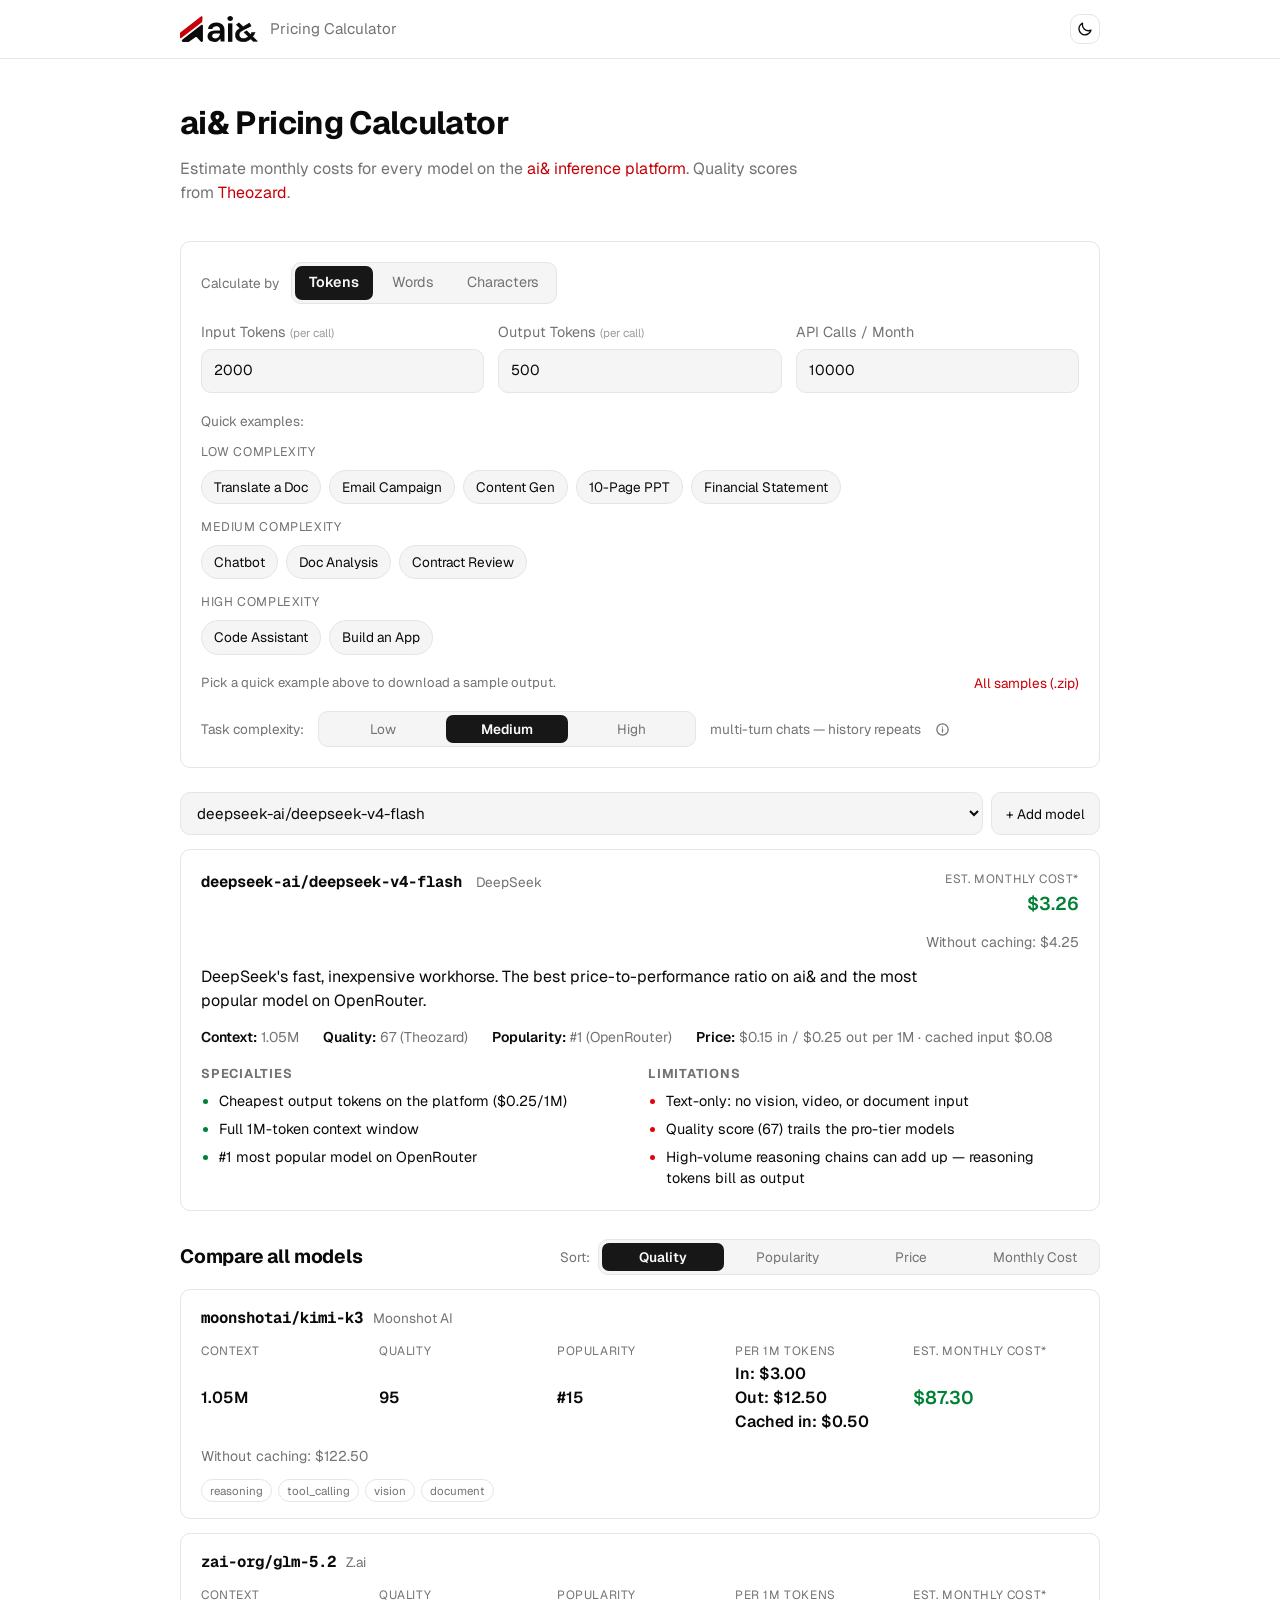
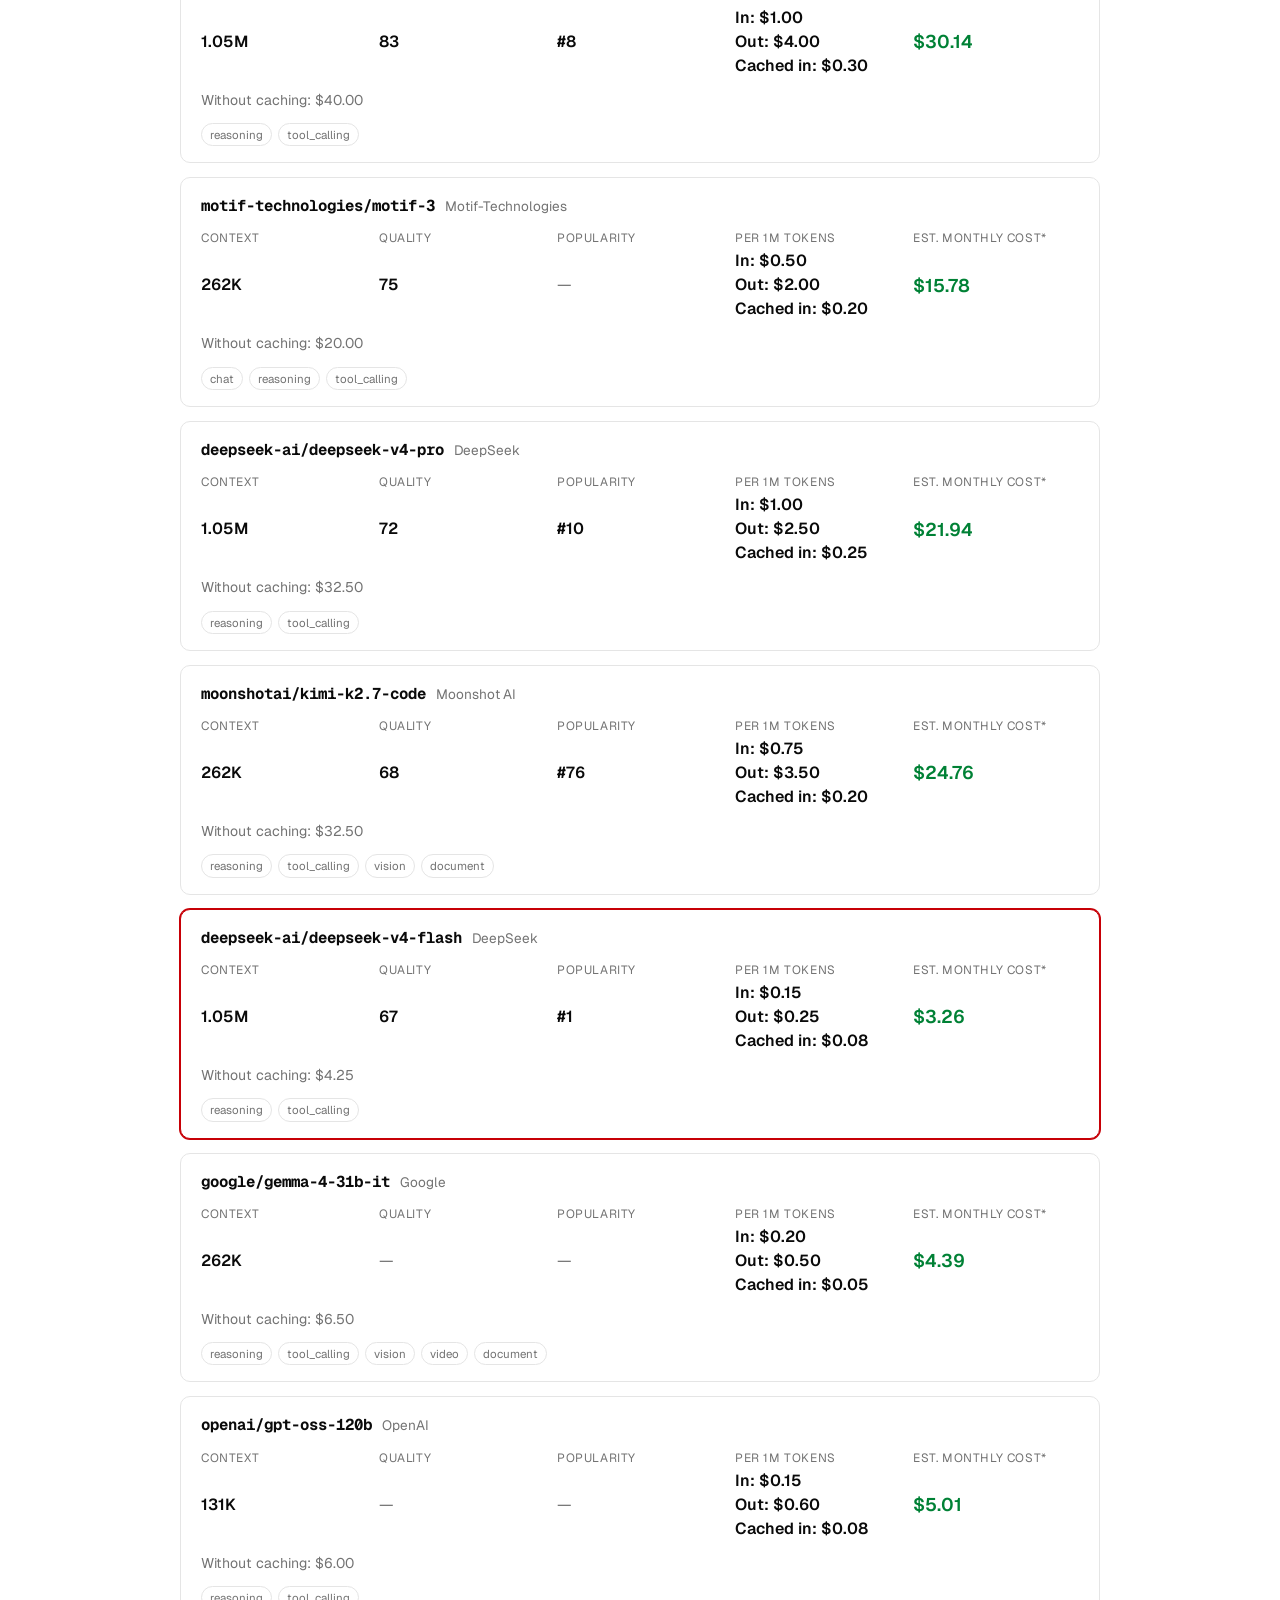
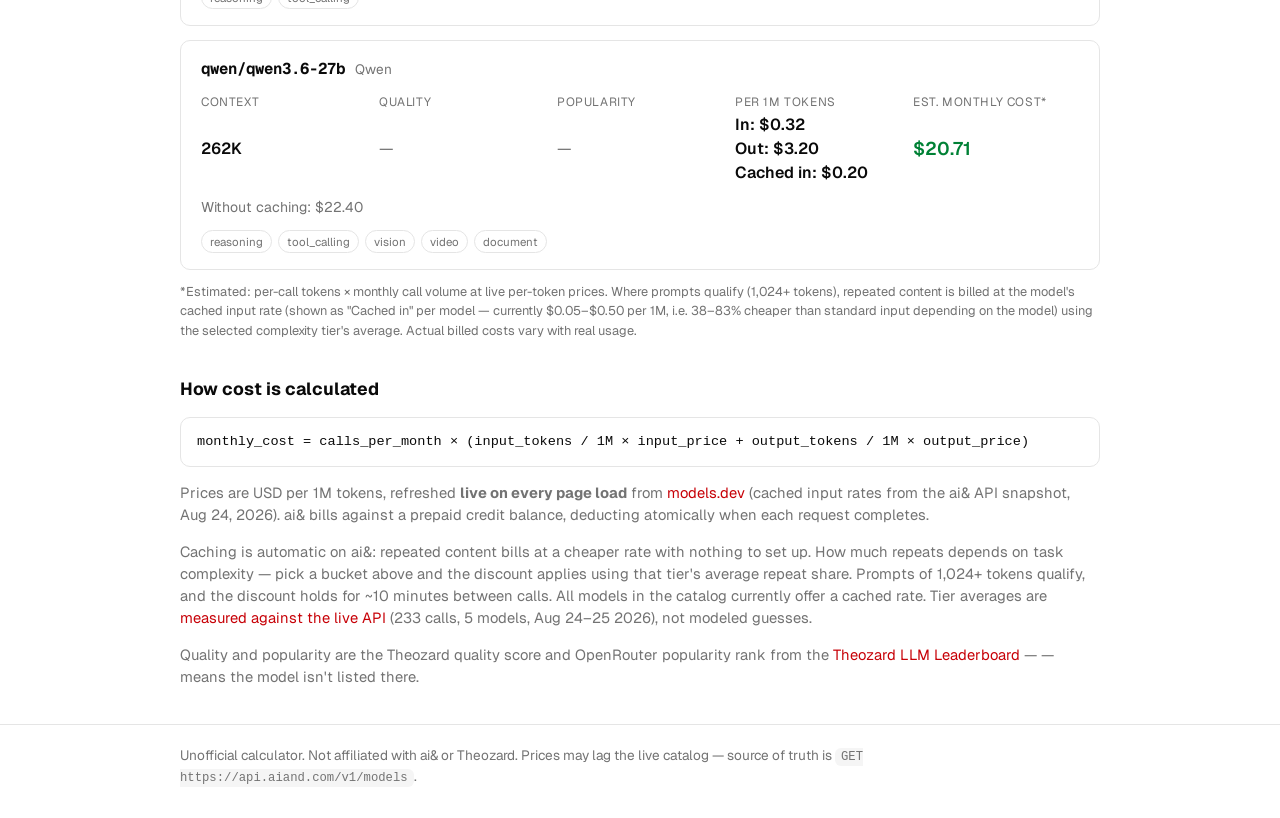
<file: index.html>
<!DOCTYPE html>
<html lang="en">
<head>
  <meta charset="UTF-8" />
  <meta name="viewport" content="width=device-width, initial-scale=1.0" />
  <title>ai&amp; Pricing Calculator</title>
  <meta name="description" content="Calculate monthly ai& inference costs across models. Compare per-token pricing with Theozard quality scores." />
  <link rel="icon" type="image/png" href="favicon.png?v=__BUILD__" />
  <link rel="preconnect" href="https://fonts.googleapis.com" />
  <link rel="preconnect" href="https://fonts.gstatic.com" crossorigin />
  <link href="https://fonts.googleapis.com/css2?family=Geist:wght@400;500;600;700;800&family=Geist+Mono:wght@500;700&display=swap" rel="stylesheet" />
  <script>
    // Set theme before first paint to avoid a flash of the wrong mode
    (function () {
      var t = null;
      try { t = localStorage.getItem("theme"); } catch (e) {}
      if (t !== "light" && t !== "dark") {
        t = matchMedia("(prefers-color-scheme: dark)").matches ? "dark" : "light";
      }
      document.documentElement.dataset.theme = t;
    })();
  </script>
  <link rel="stylesheet" href="styles.css?v=__BUILD__" />
</head>
<body>
  <header class="site-header">
      <div class="container header-inner">
        <div class="brand">
          <svg class="logo-mark" viewBox="0 0 72 24" fill="none" xmlns="http://www.w3.org/2000/svg" role="img" aria-label="ai&">
            <path d="M58.2919 9.95435L64.0702 6.56797L65.6135 9.17378C57.7287 13.4874 53.475 14.4543 54.7934 18.6935C56.8083 22.437 61.7701 20.4705 63.0637 18.8343L59.0914 14.9757L61.4753 13.6361C62.4037 14.5617 64.6677 16.7457 64.9659 17.0234C65.1651 16.9242 65.9072 16.4623 66.0912 15.2228H69.3669C68.5308 17.1268 67.7836 17.628 67.0044 18.8262L71.4244 23.4039H67.5602L65.2045 21.0594C59.4335 25.8689 52.3781 23.5527 51.4354 19.4869C50.2813 14.5089 53.6906 12.0744 55.5396 11.4794L52.132 8.08301L54.3954 6.32282L58.2919 9.95435Z" fill="currentColor"/>
            <path d="M58.3246 9.65197L64.1552 6.23517L65.9511 9.26783L65.7277 9.38978C63.7529 10.4702 62.0042 11.3418 60.52 12.1039C59.0312 12.8681 57.8154 13.519 56.8887 14.164C55.9608 14.8095 55.3487 15.4314 55.0389 16.1256C54.7355 16.8055 54.7073 17.5891 55.0167 18.597C55.9632 20.3347 57.5841 20.7565 59.1663 20.5382C59.963 20.4283 60.7411 20.1557 61.3983 19.811C61.9603 19.5161 62.4222 19.1746 62.7289 18.8489L58.6875 14.9225L61.5158 13.333L61.6441 13.461C62.4858 14.2996 64.4258 16.1736 64.9991 16.7193C65.2529 16.5436 65.7165 16.1031 65.8521 15.1863L65.883 14.9775H69.7388L69.5874 15.3227C69.1604 16.295 68.7542 16.9129 68.3558 17.4388C67.9907 17.9208 67.6593 18.2937 67.3149 18.7976L72 23.6492H67.4618L65.1887 21.3873C62.2934 23.7229 59.0886 24.3325 56.4656 23.8427C53.8045 23.3457 51.701 21.7024 51.2004 19.5431C50.6072 16.9847 51.1854 15.058 52.1665 13.6947C53.0214 12.5065 54.1742 11.7567 55.0962 11.3809L51.7642 8.06003L54.4094 6.003 58.3246 9.65197ZM52.4996 8.10588L55.9954 11.59L55.6125 11.7132C54.729 11.9975 53.4605 12.7276 52.5563 13.9842C51.6588 15.2314 51.1094 17.0111 51.6704 19.4306C52.1124 21.3371 54.0082 22.8849 56.5528 23.3601C59.0853 23.8329 62.2197 23.2295 65.0514 20.8698L65.2186 20.7302L67.6587 23.1586H70.8494L66.6955 18.8563L66.8029 18.6909C67.1985 18.0832 67.5991 17.6329 67.9732 17.1395C68.3029 16.7041 68.6377 16.2047 68.9882 15.4681H66.2926C66.0456 16.6554 65.3069 17.127 65.0723 17.2436L64.9249 17.3173L64.8033 17.2043C64.5153 16.9363 62.4296 14.9247 61.4348 13.9391L59.496 15.0289L63.3905 18.8125L63.2516 18.988C62.9005 19.4324 62.3165 19.8814 61.6194 20.247C60.9194 20.6142 60.089 20.9061 59.2315 21.0244C57.5121 21.2616 55.6515 20.7991 54.5816 18.8112L54.5703 18.7902L54.5632 18.7675C54.2209 17.6667 54.2317 16.7463 54.5991 15.9229C54.9625 15.1087 55.6594 14.4245 56.6158 13.7591C57.5729 13.0932 58.8169 12.4287 60.3022 11.6659C61.7353 10.93 63.3995 10.0997 65.2759 9.07928L63.9858 6.90076L58.2593 10.2567L54.3814 6.64263L52.4996 8.10588Z" fill="currentColor"/>
            <path d="M48.3541 23.8404H44.312V6.79025H48.3541V23.8404Z" fill="currentColor"/>
            <path d="M46.3331 4.68806C47.7469 4.68806 48.8931 3.6386 48.8931 2.34403C48.8931 1.04946 47.7469 0 46.3331 0C44.9193 0 43.7731 1.04946 43.7731 2.34403C43.7731 3.6386 44.9193 4.68806 46.3331 4.68806Z" fill="currentColor"/>
            <path d="M31.6606 23.8977C30.2612 23.8977 29.0988 23.6611 28.1735 23.1882C27.248 22.7152 26.5598 22.0846 26.1084 21.2963C25.6569 20.508 25.4312 19.6523 25.4312 18.7288C25.4312 17.6477 25.702 16.7132 26.2437 15.9249C26.808 15.1366 27.6317 14.5285 28.7151 14.1006C29.7985 13.6501 31.1302 13.4249 32.71 13.4249H37.0098C37.0098 12.524 36.8857 11.7807 36.6374 11.1952C36.3891 10.5871 36.0054 10.1367 35.4863 9.84389C34.9672 9.55112 34.3013 9.4047 33.4888 9.4047C32.5634 9.4047 31.7735 9.61869 31.119 10.0466C30.4643 10.452 30.0581 11.0826 29.9001 11.9384H25.9051C26.0406 10.7222 26.4468 9.68621 27.1239 8.83041C27.801 7.95203 28.6926 7.27638 29.7985 6.8034C30.9271 6.30789 32.1571 6.06017 33.4888 6.06017C35.0913 6.06017 36.4568 6.34168 37.5852 6.90476C38.7138 7.44526 39.5715 8.23354 40.1584 9.26955C40.7677 10.2831 41.0724 11.5106 41.0724 12.952V23.4923H37.6192L37.2129 20.7559C36.9872 21.2063 36.6938 21.623 36.3326 22.0058C35.9942 22.3887 35.5992 22.7264 35.1477 23.0193C34.6963 23.2895 34.1771 23.5035 33.5903 23.6611C33.026 23.8189 32.3828 23.8977 31.6606 23.8977ZM32.5746 20.6883C33.2293 20.6883 33.8048 20.5756 34.3013 20.3504C34.8204 20.1027 35.2605 19.7648 35.6217 19.3369C36.0054 18.8865 36.2988 18.3911 36.502 17.8505C36.7051 17.31 36.8405 16.7356 36.9082 16.1275V16.06H33.1502C32.3603 16.06 31.7057 16.1613 31.1866 16.3639C30.6676 16.5442 30.2951 16.8145 30.0693 17.1748C29.8437 17.5352 29.7308 17.9518 29.7308 18.4248C29.7308 18.8977 29.8437 19.3032 30.0693 19.641C30.2951 19.9788 30.6224 20.2379 31.0512 20.418C31.48 20.5982 31.9878 20.6883 32.5746 20.6883Z" fill="currentColor"/>
            <path d="M19.5438 8.27442C20.2053 7.75496 21.1551 8.24355 21.1551 9.10329V22.8574C21.1551 23.4319 20.7055 23.8977 20.1507 23.8977H19.5342C19.4701 23.8977 19.4089 23.8707 19.3645 23.8232L15.428 19.6185C15.1031 19.2715 14.582 19.222 14.2016 19.5022L8.29467 23.8524C8.25466 23.8818 8.20678 23.8977 8.15772 23.8977H2.63793C1.67545 23.8975 1.26417 22.6309 2.03108 22.0286L19.5438 8.27442Z" fill="currentColor"/>
            <path d="M19.5813 0.332621C20.1043 -0.0717416 20.8574 0.337903 20.8159 1.02985L20.5696 5.13067C20.5554 5.3684 20.4409 5.58654 20.2583 5.7276L1.23582 20.4212C0.72997 20.8119 3.42004e-05 20.4427 0 19.7741V15.8754C3.18012e-06 15.6196 0.116555 15.3801 0.312637 15.2285L19.5813 0.332621Z" fill="#C70007"/>
          </svg>
          <span class="header-sub">Pricing Calculator</span>
        </div>
        <button id="themeToggle" class="theme-toggle" aria-label="Toggle light/dark mode">
          <svg class="icon-sun" viewBox="0 0 24 24" fill="currentColor" aria-hidden="true"><path d="M5 12a1 1 0 0 0-1-1H3a1 1 0 0 0 0 2h1a1 1 0 0 0 1-1Zm.64 5-.71.71a1 1 0 0 0 0 1.41 1 1 0 0 0 1.41 0l.71-.71A1 1 0 0 0 5.64 17ZM12 5a1 1 0 0 0 1-1V3a1 1 0 0 0-2 0v1a1 1 0 0 0 1 1Zm5.66 2.34a1 1 0 0 0 .7-.29l.71-.71a1 1 0 1 0-1.41-1.41l-.66.71a1 1 0 0 0 0 1.41c0 .26.1.52.29.7Zm-12-.29a1 1 0 0 0 1.41 0 1 1 0 0 0 0-1.41l-.71-.71a1.004 1.004 0 1 0-1.43 1.41l.73.71ZM21 11h-1a1 1 0 0 0 0 2h1a1 1 0 0 0 0-2Zm-2.64 6A1 1 0 0 0 17 18.36l.71.71a1 1 0 0 0 1.41 0 1 1 0 0 0 0-1.41l-.76-.66ZM12 6.5a5.5 5.5 0 1 0 5.5 5.5A5.51 5.51 0 0 0 12 6.5Zm0 9a3.5 3.5 0 1 1 0-7 3.5 3.5 0 0 1 0 7Zm0 3.5a1 1 0 0 0-1 1v1a1 1 0 0 0 2 0v-1a1 1 0 0 0-1-1Z"/></svg>
          <svg class="icon-moon" viewBox="0 0 24 24" fill="currentColor" aria-hidden="true"><path d="M21.64 13a1 1 0 0 0-1.05-.14 8.049 8.049 0 0 1-3.37.73 8.15 8.15 0 0 1-8.14-8.1 8.59 8.59 0 0 1 .25-2A1 1 0 0 0 8 2.36a10.14 10.14 0 1 0 14 11.69 1 1 0 0 0-.36-1.05Zm-9.5 6.69A8.14 8.14 0 0 1 7.08 5.22v.27a10.15 10.15 0 0 0 10.14 10.14 9.784 9.784 0 0 0 2.1-.22 8.11 8.11 0 0 1-7.18 4.32v-.04Z"/></svg>
        </button>
      </div>
  </header>

  <main class="container">
    <section class="hero">
      <h1>ai&amp; Pricing Calculator</h1>
      <p class="lede">
        Estimate monthly costs for every model on the
        <a href="https://docs.aiand.com/models/catalog/" target="_blank" rel="noopener">ai&amp; inference platform</a>.
        Quality scores from <a href="https://theozard.com/models/text" target="_blank" rel="noopener">Theozard</a>.
      </p>
    </section>

    <!-- Calculator controls -->
    <section class="controls" id="calculator">
      <div class="calc-by">
        <span class="control-label">Calculate by</span>
        <div class="segmented" role="tablist" id="unitToggle">
          <button class="seg active" data-unit="tokens" role="tab">Tokens</button>
          <button class="seg" data-unit="words" role="tab">Words</button>
          <button class="seg" data-unit="chars" role="tab">Characters</button>
        </div>
      </div>

      <div class="inputs">
        <label class="field">
          <span id="inputLabel">Input Tokens <em>(per call)</em></span>
          <input type="number" id="inputTokens" min="0" step="any" value="2000" />
        </label>
        <label class="field">
          <span id="outputLabel">Output Tokens <em>(per call)</em></span>
          <input type="number" id="outputTokens" min="0" step="any" value="500" />
        </label>
        <label class="field">
          <span>API Calls / Month</span>
          <input type="number" id="callsPerMonth" min="0" step="any" value="10000" />
        </label>
      </div>

      <div class="presets">
        <span class="control-label">Quick examples:</span>
        <div class="preset-groups" id="presetButtons"></div>
      </div>

      <div class="sample-download" id="sampleDownload"></div>

      <div class="caching-row">
        <span class="control-label">Task complexity:</span>
        <div class="segmented small" id="complexityToggle">
          <button class="seg" data-tier="low">Low</button>
          <button class="seg active" data-tier="medium">Medium</button>
          <button class="seg" data-tier="high">High</button>
        </div>
        <span class="cache-value" id="tierShare"></span>
        <span class="info-icon" role="img" aria-label="About prompt caching">
          <svg viewBox="0 0 24 24" fill="none" stroke="currentColor" stroke-width="2" stroke-linecap="round"><circle cx="12" cy="12" r="9"/><path d="M12 16v-5"/><path d="M12 8h.01"/></svg>
          <span class="tooltip">ai&amp; automatically remembers repeated content instead of charging full price for it again — nothing to set up in your code. The more steps or tool calls a task has, the more of each request repeats from the step before, which is why complex tasks save the most. Only prompts of 1,024+ tokens qualify, and the discount holds for ~10 minutes between calls.</span>
        </span>
        <span class="cache-note" id="cacheNote"></span>
      </div>
    </section>

    <!-- Model picker + details -->
    <section class="model-picker" id="modelPicker">
      <div class="picker-slots" id="pickerSlots"></div>
    </section>

    <!-- Results -->
    <div class="results-header">
      <h2 class="results-heading">Compare all models</h2>
      <div class="sort-row">
        <span class="control-label">Sort:</span>
        <div class="segmented small" id="sortToggle">
          <button class="seg active" data-sort="quality">Quality</button>
          <button class="seg" data-sort="popularity">Popularity</button>
          <button class="seg" data-sort="price">Price</button>
          <button class="seg" data-sort="cost">Monthly Cost</button>
        </div>
      </div>
    </div>
    <section id="results" class="results"></section>
    <p class="est-note">*Estimated: per-call tokens × monthly call volume at live per-token prices.
    Where prompts qualify (1,024+ tokens), repeated content is billed at the model's cached input rate
    (shown as "Cached in" per model — currently $0.05–$0.50 per 1M, i.e. 38–83% cheaper than standard
    input depending on the model) using the selected complexity tier's average. Actual billed costs
    vary with real usage.</p>

    <section class="notes">
      <h2>How cost is calculated</h2>
      <pre class="formula">monthly_cost = calls_per_month × (input_tokens / 1M × input_price + output_tokens / 1M × output_price)</pre>
      <p>
        Prices are USD per 1M tokens, refreshed <strong>live on every page load</strong> from
        <a href="https://models.dev" target="_blank" rel="noopener">models.dev</a> (cached input rates
        from the ai&amp; API snapshot, Aug 24, 2026). ai&amp; bills against a prepaid credit balance,
        deducting atomically when each request completes.
      </p>
      <p>
        Caching is automatic on ai&amp;: repeated content bills at a cheaper rate with nothing to set up.
        How much repeats depends on task complexity — pick a bucket above and the discount applies using
        that tier's average repeat share. Prompts of 1,024+ tokens qualify, and the discount holds for
        ~10 minutes between calls. All models in the catalog currently offer a cached rate.
        Tier averages are
        <a href="https://github.com/SumerSG/aiand-cache-benchmark" target="_blank" rel="noopener">measured
        against the live API</a> (233 calls, 5 models, Aug 24–25 2026), not modeled guesses.
      </p>
      <p>
        Quality and popularity are the Theozard quality score and OpenRouter popularity rank from the
        <a href="https://theozard.com/models/text" target="_blank" rel="noopener">Theozard LLM Leaderboard</a> —
        <span class="dash">—</span> means the model isn't listed there.
      </p>
    </section>
  </main>

  <footer class="site-footer">
    <div class="container">
      Unofficial calculator. Not affiliated with ai&amp; or Theozard.
      Prices may lag the live catalog — source of truth is <code>GET https://api.aiand.com/v1/models</code>.
    </div>
  </footer>

  <script src="models-live.js?v=__BUILD__"></script>
  <script src="data.js?v=__BUILD__"></script>
  <script src="app.js?v=__BUILD__"></script>
</body>
</html>
</file>
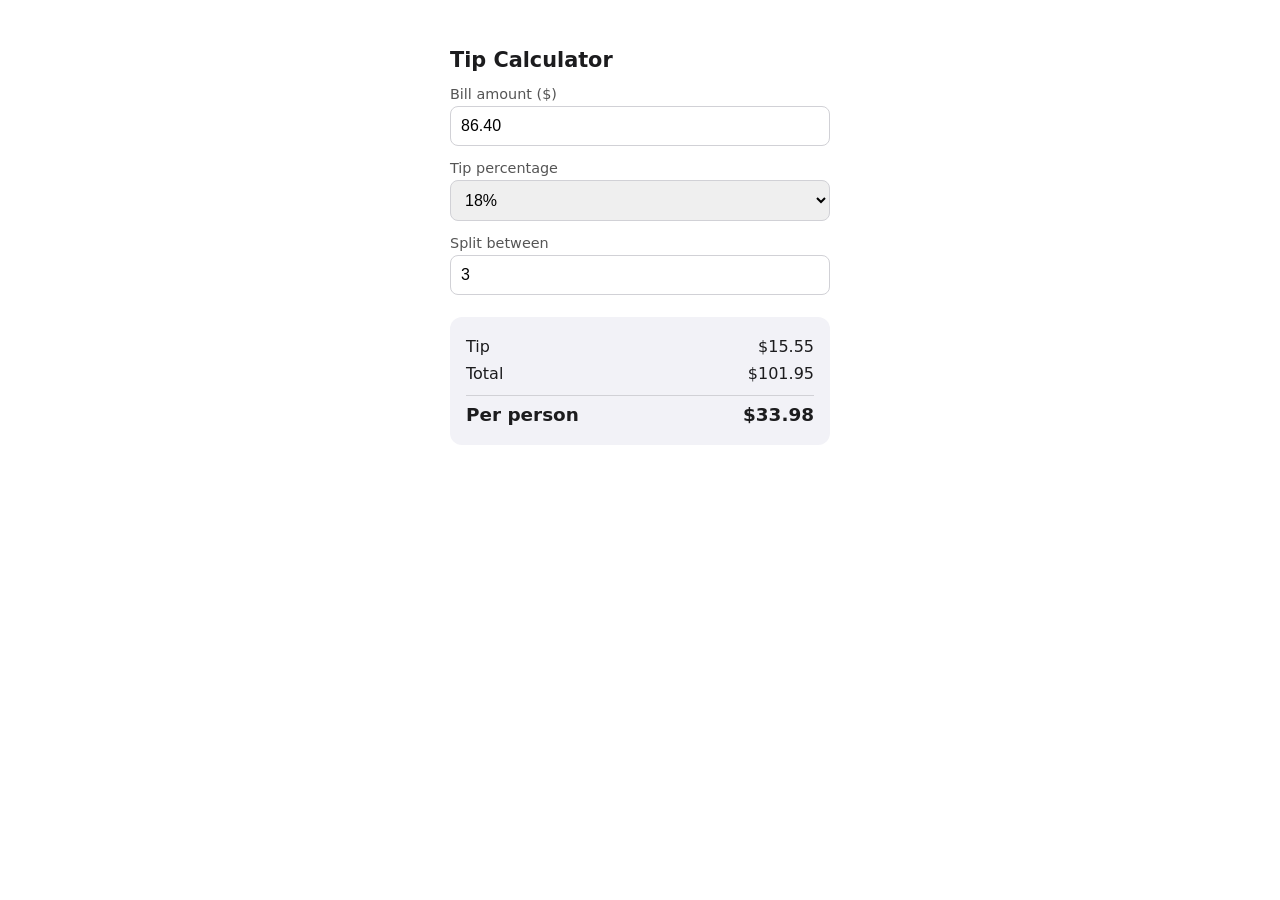
<file: samples/03-tip-calculator.html>
<!DOCTYPE html>
<html lang="en">
<head>
<meta charset="UTF-8" />
<meta name="viewport" content="width=device-width, initial-scale=1.0" />
<title>Tip Calculator — sample app</title>
<style>
  body { font-family: -apple-system, system-ui, sans-serif; max-width: 380px; margin: 48px auto; padding: 0 16px; color: #1c1c1e; }
  h1 { font-size: 1.3rem; }
  label { display: block; margin: 14px 0 4px; font-size: 0.9rem; color: #555; }
  input, select { width: 100%; padding: 10px; border: 1px solid #d1d1d6; border-radius: 8px; font-size: 1rem; box-sizing: border-box; }
  .result { margin-top: 22px; padding: 16px; background: #f2f2f7; border-radius: 12px; }
  .row { display: flex; justify-content: space-between; padding: 4px 0; }
  .total { font-weight: 700; font-size: 1.15rem; border-top: 1px solid #d1d1d6; margin-top: 8px; padding-top: 8px; }
</style>
</head>
<body>
  <h1>Tip Calculator</h1>
  <label for="bill">Bill amount ($)</label>
  <input id="bill" type="number" min="0" step="0.01" value="86.40" />
  <label for="tip">Tip percentage</label>
  <select id="tip">
    <option value="15">15%</option>
    <option value="18" selected>18%</option>
    <option value="20">20%</option>
    <option value="25">25%</option>
  </select>
  <label for="split">Split between</label>
  <input id="split" type="number" min="1" step="1" value="3" />
  <div class="result">
    <div class="row"><span>Tip</span><span id="tipAmt">$0.00</span></div>
    <div class="row"><span>Total</span><span id="totalAmt">$0.00</span></div>
    <div class="row total"><span>Per person</span><span id="perPerson">$0.00</span></div>
  </div>
<script>
  const $ = (id) => document.getElementById(id);
  const money = (n) => "$" + n.toFixed(2);
  function calc() {
    const bill = parseFloat($("bill").value) || 0;
    const tipPct = parseFloat($("tip").value) / 100;
    const people = Math.max(1, parseInt($("split").value) || 1);
    const tip = bill * tipPct;
    $("tipAmt").textContent = money(tip);
    $("totalAmt").textContent = money(bill + tip);
    $("perPerson").textContent = money((bill + tip) / people);
  }
  ["bill", "tip", "split"].forEach((id) => $(id).addEventListener("input", calc));
  calc();
</script>
</body>
</html>
</file>
<file: styles.css>
/* Palettes taken from https://console.aiand.com (:root = light, .dark = dark) */
:root {
  --bg: oklch(100% 0 0);
  --panel: oklch(100% 0 0);
  --panel-2: oklch(97% 0 0);
  --border: oklch(92.2% 0 0);
  --input: oklch(92.2% 0 0);
  --text: oklch(14.5% 0 0);
  --muted: oklch(55.6% 0 0);
  --primary: oklch(20.5% 0 0);
  --primary-foreground: oklch(98.5% 0 0);
  --accent: #c70007;        /* ai& brand red (aiand.com) */
  --accent-strong: #c70007;
  --success: oklch(52% 0.16 152);
  --destructive: oklch(57.7% 0.245 27.325);
  --radius: 0.625rem;
}

[data-theme="dark"] {
  --bg: oklch(14.5% 0 0);
  --panel: oklch(20.5% 0 0);
  --panel-2: oklch(26.9% 0 0);
  --border: oklch(100% 0 0 / 0.1);
  --input: oklch(100% 0 0 / 0.15);
  --text: oklch(98.5% 0 0);
  --muted: oklch(70.8% 0 0);
  --primary: oklch(92.2% 0 0);
  --primary-foreground: oklch(20.5% 0 0);
  --accent: #f4474a;        /* brighter tint of ai& red for dark backgrounds */
  --accent-strong: #f4474a;
  --success: oklch(74% 0.14 152);
  --destructive: oklch(70.4% 0.191 22.216);
}

* { box-sizing: border-box; }

body {
  margin: 0;
  background: var(--bg);
  color: var(--text);
  font-family: "Geist", "Geist Variable", -apple-system, BlinkMacSystemFont, "Segoe UI", Roboto, Helvetica, Arial, sans-serif;
  line-height: 1.5;
}

.container { max-width: 960px; margin: 0 auto; padding: 0 20px; }

a { color: var(--accent); text-decoration: none; }
a:hover { text-decoration: underline; }

code {
  background: var(--panel-2);
  padding: 2px 6px;
  border-radius: 6px;
  font-size: 0.9em;
}

/* Header */
.site-header {
  border-bottom: 1px solid var(--border);
  padding: 14px 0;
}
.header-inner { display: flex; align-items: center; justify-content: space-between; gap: 12px; }
.brand { display: flex; align-items: center; gap: 12px; }
.logo-mark { height: 26px; width: auto; display: block; color: var(--text); }
.header-sub { color: var(--muted); font-size: 0.95rem; }

/* Theme toggle */
.theme-toggle {
  appearance: none;
  background: transparent;
  border: 1px solid var(--border);
  border-radius: var(--radius);
  color: var(--text);
  padding: 6px;
  cursor: pointer;
  display: inline-flex;
  align-items: center;
  justify-content: center;
}
.theme-toggle:hover { border-color: var(--accent); color: var(--accent); }
.theme-toggle svg { width: 16px; height: 16px; display: block; }
[data-theme="light"] .icon-sun { display: none; }
[data-theme="dark"] .icon-moon { display: none; }

/* Hero */
.hero { padding: 40px 0 8px; }
.hero h1 { margin: 0 0 10px; font-size: 2rem; letter-spacing: -0.02em; }
.lede { color: var(--muted); max-width: 640px; margin: 0; }

/* Controls */
.controls {
  background: var(--panel);
  border: 1px solid var(--border);
  border-radius: var(--radius);
  padding: 20px;
  margin: 28px 0 24px;
  display: grid;
  gap: 18px;
}

.control-label { color: var(--muted); font-size: 0.85rem; }

.calc-by, .presets, .sort-row { display: flex; align-items: center; gap: 12px; flex-wrap: wrap; }

.segmented {
  display: inline-flex;
  background: var(--panel-2);
  border: 1px solid var(--border);
  border-radius: var(--radius);
  padding: 3px;
  gap: 2px;
}
.seg {
  appearance: none;
  border: 0;
  background: transparent;
  color: var(--muted);
  font: inherit;
  font-size: 0.9rem;
  padding: 6px 14px;
  border-radius: calc(var(--radius) - 3px);
  cursor: pointer;
  min-width: 76px;      /* keep size stable when active bolds the label */
  text-align: center;
}
.seg:hover { color: var(--text); }
.seg.active { background: var(--primary); color: var(--primary-foreground); font-weight: 600; }
.segmented.small .seg { padding: 4px 10px; font-size: 0.85rem; min-width: 122px; }

.inputs {
  display: grid;
  grid-template-columns: repeat(auto-fit, minmax(200px, 1fr));
  gap: 14px;
}
.field { display: grid; gap: 6px; font-size: 0.9rem; }
.field span { color: var(--muted); }
.field em { font-style: normal; opacity: 0.7; font-size: 0.8em; }
.field input {
  background: var(--panel-2);
  border: 1px solid var(--input);
  border-radius: var(--radius);
  color: var(--text);
  font: inherit;
  padding: 10px 12px;
  width: 100%;
}
.field input:focus { outline: 2px solid var(--accent); outline-offset: 0; border-color: transparent; }

.preset {
  appearance: none;
  background: var(--panel-2);
  border: 1px solid var(--border);
  color: var(--text);
  font: inherit;
  font-size: 0.85rem;
  padding: 6px 12px;
  border-radius: 999px;
  cursor: pointer;
}
.preset:hover { border-color: var(--accent); color: var(--accent); }
.preset.active { background: var(--primary); color: var(--primary-foreground); border-color: transparent; font-weight: 600; }
.preset-buttons { display: flex; gap: 8px; flex-wrap: wrap; }
.preset-groups { display: grid; gap: 14px; width: 100%; }
.preset-group { display: grid; gap: 8px; }
.preset-group-label {
  color: var(--muted);
  font-size: 0.78rem;
  text-transform: uppercase;
  letter-spacing: 0.05em;
}

/* Prompt caching */
.caching-row { display: flex; align-items: center; gap: 14px; flex-wrap: wrap; }
.cache-toggle { display: inline-flex; align-items: center; gap: 8px; font-size: 0.9rem; cursor: pointer; }
.cache-toggle input { accent-color: var(--accent); width: 15px; height: 15px; }
.caching-row input[type="range"] { accent-color: var(--accent); width: 160px; }
.caching-row input[type="range"]:disabled { opacity: 0.4; }
.cache-value { color: var(--muted); font-size: 0.85rem; min-width: 80px; }
.cache-note { color: var(--muted); font-size: 0.82rem; }
.info-icon { color: var(--muted); display: inline-flex; cursor: help; position: relative; }
.info-icon svg { width: 15px; height: 15px; display: block; }
.info-icon:hover { color: var(--accent); }
.info-icon .tooltip {
  visibility: hidden;
  opacity: 0;
  position: absolute;
  bottom: calc(100% + 10px);
  left: 50%;
  transform: translateX(-50%);
  width: 280px;
  background: var(--panel);
  border: 1px solid var(--border);
  border-radius: var(--radius);
  box-shadow: 0 4px 16px rgb(0 0 0 / 0.25);
  padding: 10px 12px;
  color: var(--text);
  font-size: 0.8rem;
  line-height: 1.5;
  pointer-events: none;
  transition: opacity 0.15s ease;
  z-index: 10;
}
.info-icon:hover .tooltip,
.info-icon:focus-within .tooltip { visibility: visible; opacity: 1; }
.cache-line {
  margin-top: 12px;
  font-size: 0.88rem;
  color: var(--muted);
}
.cache-line strong { color: var(--success); }
.save {
  color: var(--success);
  font-size: 0.78rem;
  font-weight: 600;
  border: 1px solid var(--success);
  border-radius: 999px;
  padding: 1px 7px;
  margin-left: 4px;
}

/* Sample download */
.sample-download { display: flex; align-items: center; gap: 12px; flex-wrap: wrap; }
.sample-btn {
  display: inline-block;
  background: var(--accent-strong);
  color: oklch(98.5% 0 0);
  font-size: 0.85rem;
  font-weight: 600;
  padding: 7px 14px;
  border-radius: var(--radius);
  text-decoration: none;
}
.sample-btn:hover { filter: brightness(1.12); text-decoration: none; }
.sample-note { color: var(--muted); font-size: 0.82rem; }
.sample-all { font-size: 0.85rem; margin-left: auto; }

/* Model picker */
.model-picker { margin-bottom: 28px; }
.slots-controls { display: grid; gap: 14px; grid-template-columns: 1fr; margin-bottom: 14px; }
@media (min-width: 720px) {
  .picker-slots.two .slots-controls { grid-template-columns: 1fr 1fr; }
}
.slot-controls { display: flex; gap: 8px; }

/* Side-by-side comparison (two models) */
.compare { display: grid; grid-template-columns: 1fr 1fr; padding: 6px 0; }
.cmp-row { display: contents; }
.cmp-row > * { padding: 12px 14px; border-top: 1px solid var(--border); }
.cmp-row:first-child > * { border-top: 0; }
.cmp-label {
  grid-column: 1 / -1;
  background: var(--panel-2);
  color: var(--muted);
  font-size: 0.75rem;
  text-transform: uppercase;
  letter-spacing: 0.05em;
  padding: 6px 14px;
}
.cmp-cell { min-width: 0; }
.cmp-cost { font-weight: 700; color: var(--success); font-size: 1.1rem; }
.compare ul { margin: 0; padding-left: 18px; display: grid; gap: 6px; font-size: 0.9rem; }
.compare ul.good li::marker { color: var(--success); }
.compare ul.bad li::marker { color: var(--destructive); }
@media (min-width: 720px) {
  .compare { grid-template-columns: 130px 1fr 1fr; }
  .cmp-label { grid-column: auto; background: transparent; padding: 12px 14px; }
}
.model-picker select {
  flex: 1;
  min-width: 0;
  background: var(--panel-2);
  border: 1px solid var(--input);
  border-radius: var(--radius);
  color: var(--text);
  font: inherit;
  font-size: 0.95rem;
  padding: 10px 12px;
  cursor: pointer;
}
.model-picker select:focus { outline: 2px solid var(--accent); outline-offset: 0; border-color: transparent; }
.slot-btn {
  appearance: none;
  background: var(--panel-2);
  border: 1px solid var(--border);
  color: var(--text);
  font: inherit;
  font-size: 0.85rem;
  padding: 0 14px;
  border-radius: var(--radius);
  cursor: pointer;
  white-space: nowrap;
}
.slot-btn:hover { border-color: var(--accent); color: var(--accent); }
.remove-model { font-size: 1.1rem; line-height: 1; padding: 0 12px; }
.remove-model:hover { border-color: var(--destructive); color: var(--destructive); }

.model-detail {
  background: var(--panel);
  border: 1px solid var(--border);
  border-radius: var(--radius);
  padding: 20px;
}
.detail-head {
  display: flex;
  justify-content: space-between;
  align-items: flex-start;
  gap: 16px;
  flex-wrap: wrap;
  margin-bottom: 12px;
}
.detail-head .provider { margin-left: 10px; }
.detail-cost { text-align: right; display: grid; gap: 2px; }
.detail-cost .cost { font-size: 1.4rem; }
.description { color: var(--text); margin: 0 0 14px; max-width: 70ch; }
.detail-stats {
  display: flex;
  flex-wrap: wrap;
  gap: 8px 24px;
  color: var(--muted);
  font-size: 0.88rem;
  margin-bottom: 16px;
}
.detail-stats strong { color: var(--text); font-weight: 600; }
.detail-cols {
  display: grid;
  grid-template-columns: repeat(auto-fit, minmax(260px, 1fr));
  gap: 16px;
}
.detail-cols h3 {
  margin: 0 0 8px;
  font-size: 0.8rem;
  text-transform: uppercase;
  letter-spacing: 0.06em;
  color: var(--muted);
}
.detail-cols ul { margin: 0; padding-left: 18px; display: grid; gap: 6px; font-size: 0.9rem; }
.detail-cols ul.good li::marker { color: var(--success); }
.detail-cols ul.bad li::marker { color: var(--destructive); }

/* Results */
.results-header {
  display: flex;
  align-items: center;
  justify-content: space-between;
  gap: 12px;
  flex-wrap: wrap;
  margin-bottom: 14px;
}
.results-header .sort-row { gap: 8px; }
.results-heading { font-size: 1.2rem; margin: 0; letter-spacing: -0.01em; }
.results { display: grid; gap: 14px; }

.card {
  background: var(--panel);
  border: 1px solid var(--border);
  border-radius: var(--radius);
  padding: 16px 20px;
  cursor: pointer;
  transition: border-color 0.15s ease;
}
.card:hover { border-color: var(--accent); }
.card.selected { border-color: var(--accent-strong); box-shadow: 0 0 0 1px var(--accent-strong); }
.card-head { display: flex; align-items: baseline; gap: 10px; flex-wrap: wrap; margin-bottom: 12px; }
.model-id { font-weight: 700; font-family: "Geist Mono", ui-monospace, SFMono-Regular, Menlo, monospace; font-size: 0.98rem; }
.provider { color: var(--muted); font-size: 0.85rem; }

.stats {
  display: grid;
  grid-template-columns: repeat(auto-fit, minmax(130px, 1fr));
  gap: 12px;
}
.stat { display: grid; gap: 2px; }
.stat-label { color: var(--muted); font-size: 0.75rem; text-transform: uppercase; letter-spacing: 0.05em; }
.stat-value { font-weight: 600; }
.stat-value.cost { color: var(--success); font-size: 1.15rem; }
.dash { color: var(--muted); font-weight: 400; }

.caps { margin-top: 12px; display: flex; gap: 6px; flex-wrap: wrap; }
.cap {
  font-size: 0.72rem;
  color: var(--muted);
  border: 1px solid var(--border);
  border-radius: 999px;
  padding: 2px 8px;
}

/* Notes */
.est-note { color: var(--muted); font-size: 0.8rem; margin: 12px 0 0; }
.notes { margin: 36px 0; color: var(--muted); font-size: 0.92rem; }
.notes h2 { color: var(--text); font-size: 1.1rem; }
.formula {
  background: var(--panel);
  border: 1px solid var(--border);
  border-radius: var(--radius);
  padding: 14px 16px;
  overflow-x: auto;
  color: var(--text);
  font-size: 0.85rem;
}

/* Footer */
.site-footer {
  border-top: 1px solid var(--border);
  padding: 20px 0 32px;
  color: var(--muted);
  font-size: 0.85rem;
}
</file>
